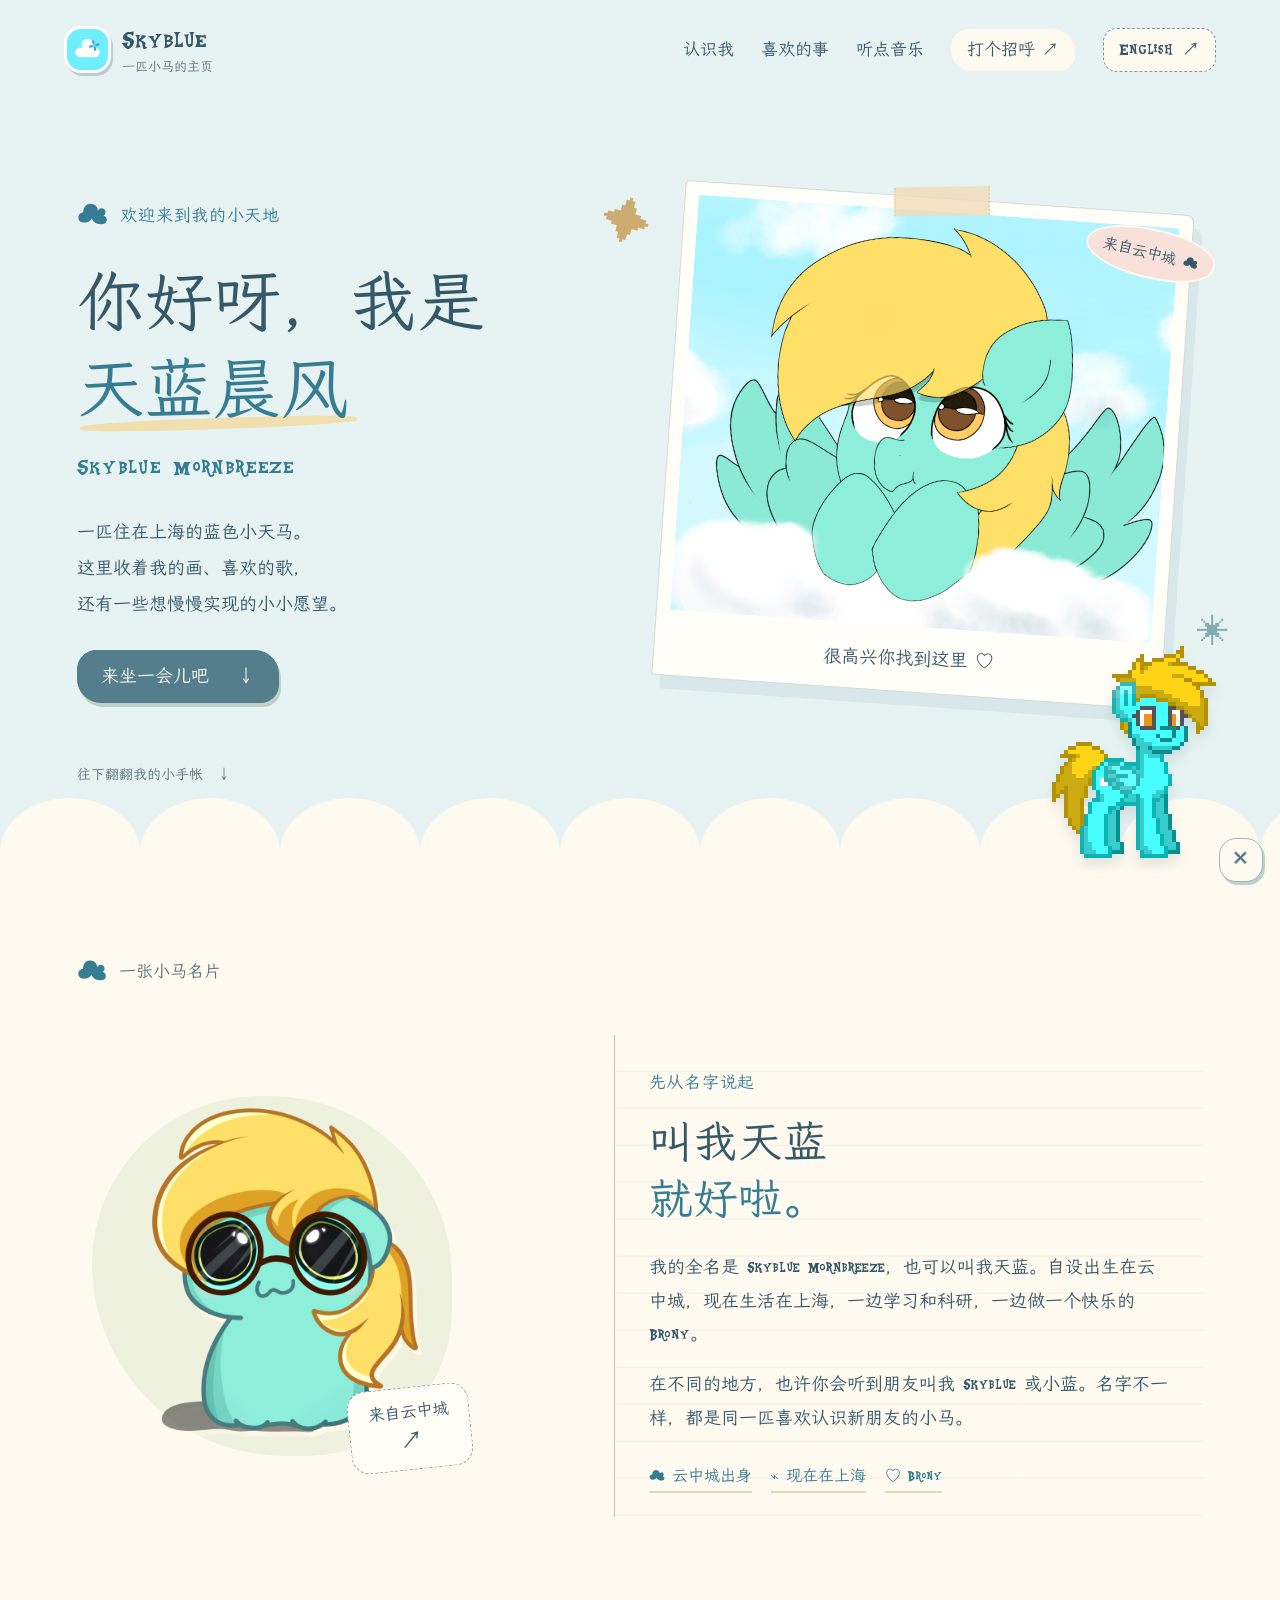
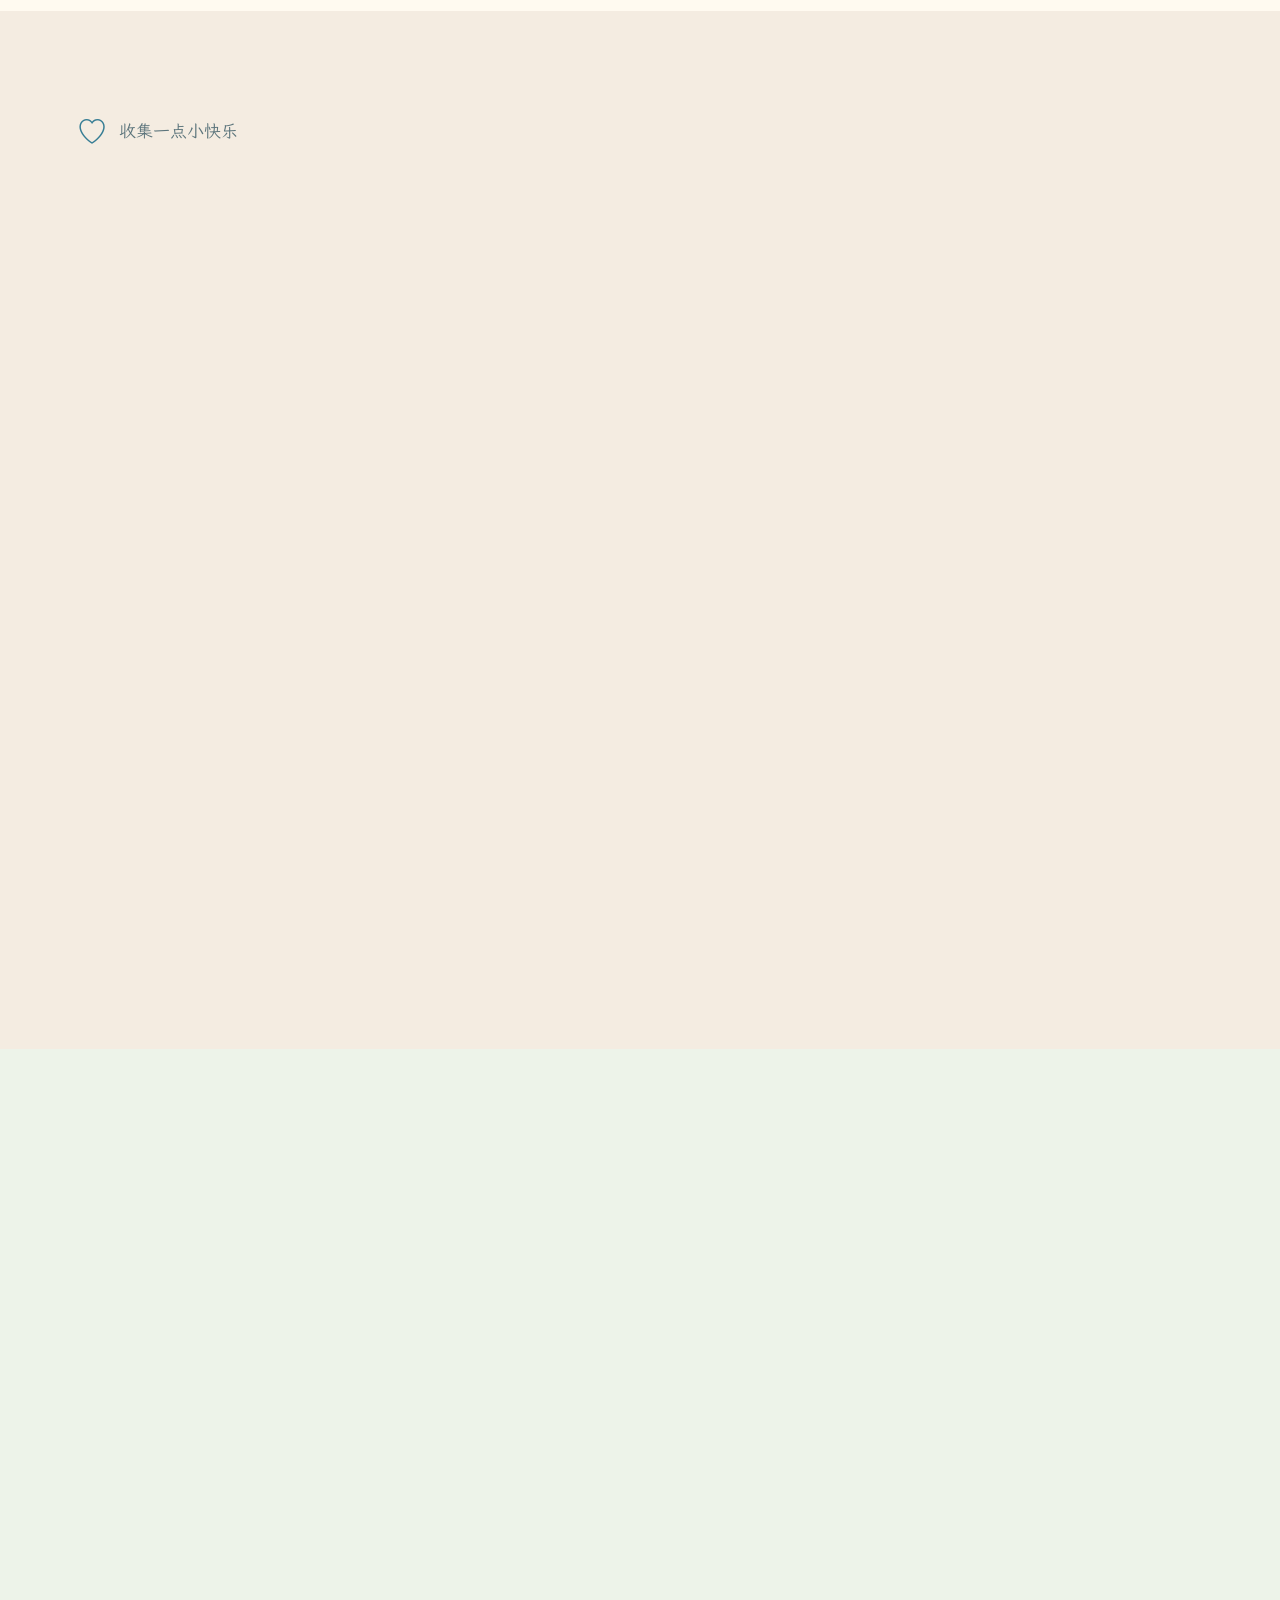
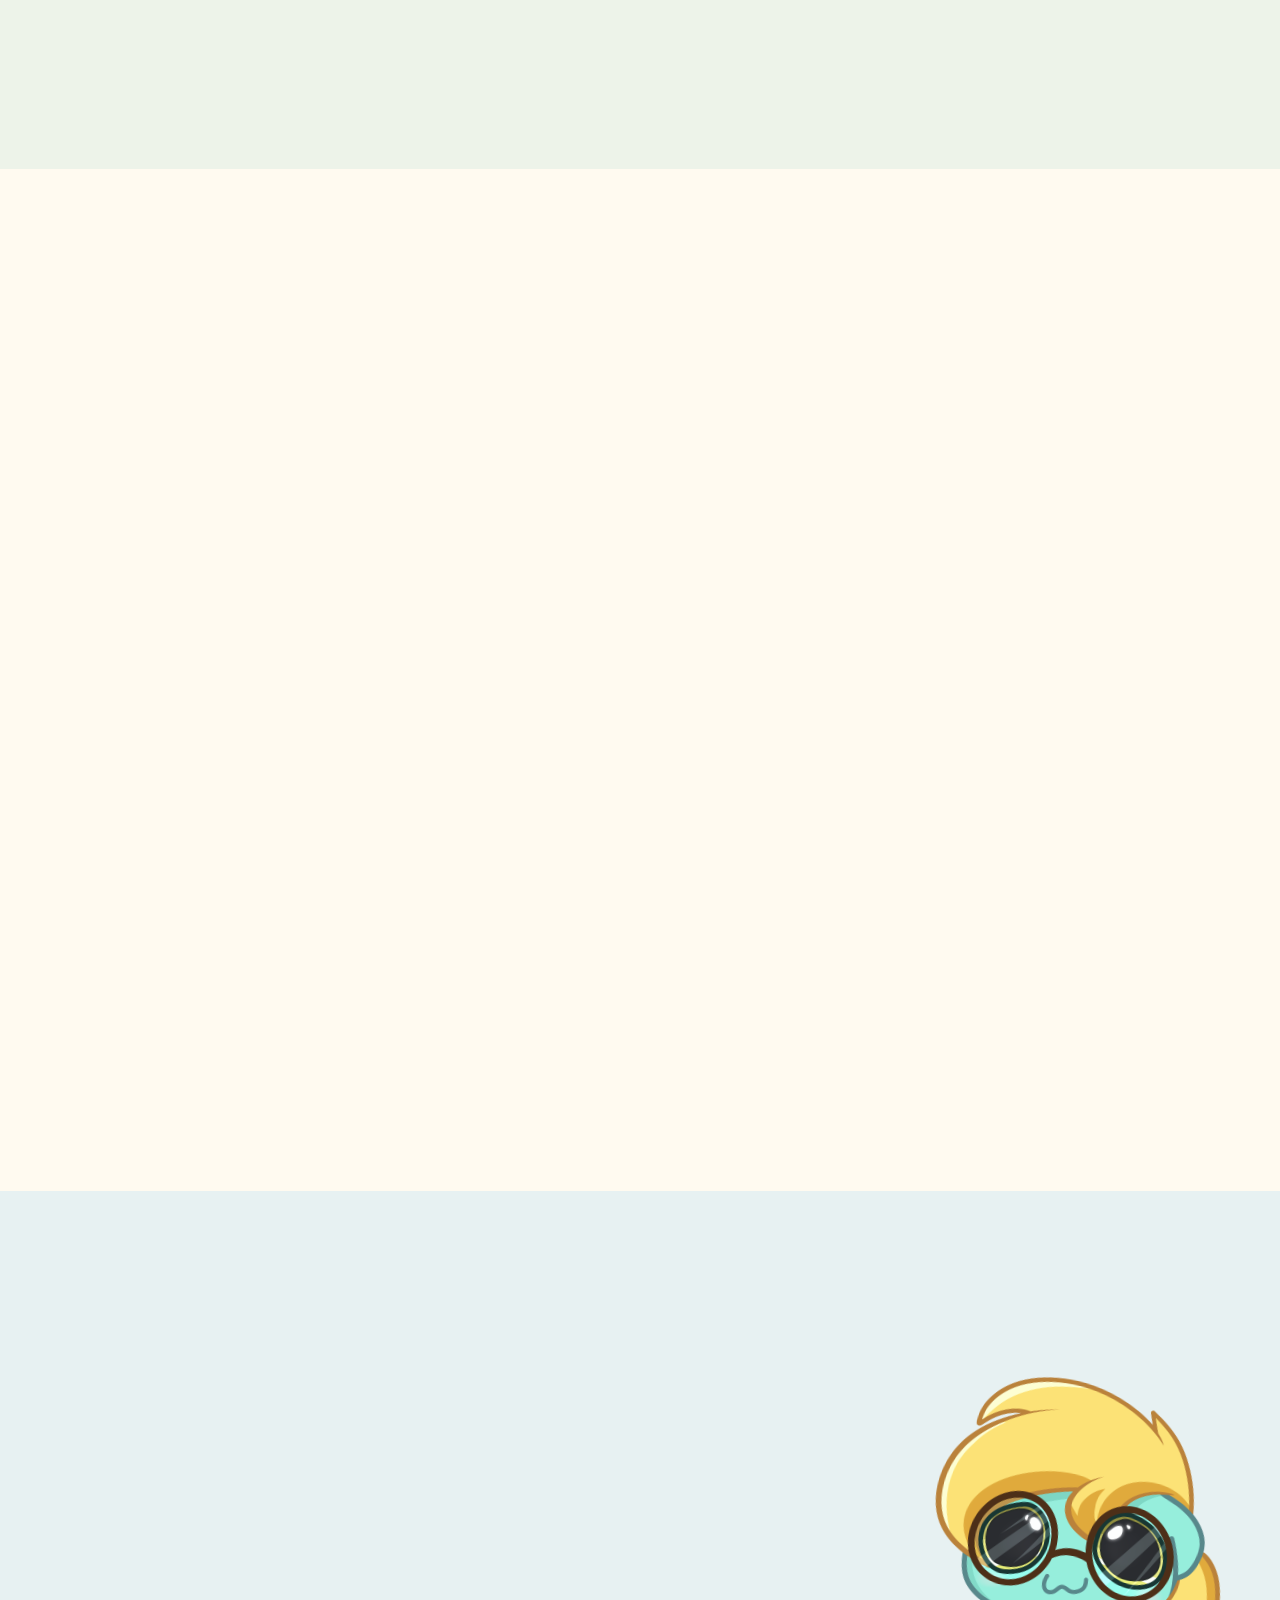
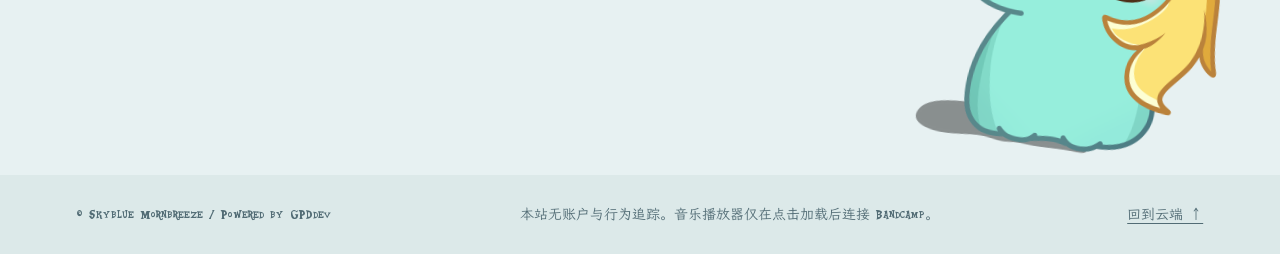
<file: index.html>
<!doctype html>
<html lang="zh-CN">
<head>
  <meta charset="utf-8">
  <meta name="viewport" content="width=device-width, initial-scale=1">
  <meta name="theme-color" content="#e7f3f3">
  <meta name="description" content="认识天蓝晨风 Skyblue Mornbreeze：一匹来自云中城、喜欢创作与探索的蓝色小天马。">
  <meta name="referrer" content="strict-origin-when-cross-origin">
  <link rel="canonical" href="https://pony.hachile.org/">
  <link rel="alternate" hreflang="zh-CN" href="https://pony.hachile.org/">
  <link rel="alternate" hreflang="en" href="https://pony.hachile.org/en/">
  <link rel="icon" type="image/jpeg" href="/素材/cutie%20mark.jpg">
  <link rel="preload" href="/Equestria-4.otf" as="font" type="font/otf" crossorigin>
  <link rel="preload" href="/fonts/pony-wenkai.woff2" as="font" type="font/woff2" crossorigin>
  <link rel="stylesheet" href="/style.css?v=1.10.17">
  <title>天蓝晨风的小天地</title>
  <script defer src="/script.js?v=1.10.17"></script>
  <noscript><style>[data-reveal]{opacity:1;transform:none!important}</style></noscript>
</head>
<body>
  <a class="skip-link" href="#about">跳到正文</a>
  <div class="sky-glow" aria-hidden="true"></div>

  <header class="site-header">
    <a class="brand" href="#top" aria-label="返回顶部"><img src="/素材/cutie%20mark.jpg" alt=""><span>Skyblue <small>一匹小马的主页</small></span></a>
    <nav aria-label="页面导航"><a href="#about">认识我</a><a href="#interests">喜欢的事</a><a href="#music">听点音乐</a><a class="nav-contact" href="#contact">打个招呼 <span aria-hidden="true">↗</span></a></nav>
    <a class="language-switch" href="/en/" lang="en" hreflang="en" aria-label="Switch to English">English <span aria-hidden="true">↗</span></a>
  </header>

  <main id="top">
    <section class="hero scene" aria-labelledby="hero-title">
      <div class="hero-spark hero-spark-one" aria-hidden="true">✦</div><div class="hero-spark hero-spark-two" aria-hidden="true">✳</div>
      <div class="hero-copy" data-reveal>
        <p class="eyebrow"><span aria-hidden="true">☁</span> 欢迎来到我的小天地</p>
        <h1 id="hero-title">你好呀，我是<br><em>天蓝晨风</em></h1>
        <p class="hero-en">Skyblue Mornbreeze</p>
        <p class="hero-lead">一匹住在上海的蓝色小天马。<br>这里收着我的画、喜欢的歌，<br>还有一些想慢慢实现的小小愿望。</p>
        <a class="pill-button" href="#about">来坐一会儿吧 <span aria-hidden="true">↓</span></a>
      </div>
      <div class="hero-art" data-reveal style="--delay: .16s">
        <div class="hero-art-halo" aria-hidden="true"></div>
        <img class="hero-pony" src="/素材/4.png" alt="天蓝晨风的蓝色飞马形象，站在云朵与蓝天下">
        <span class="art-sticker sticker-top">来自云中城 ☁</span>
        <span class="art-sticker sticker-bottom">很高兴你找到这里 ♡</span>
      </div>
      <a class="scroll-cue" href="#about">往下翻翻我的小手帐 <span aria-hidden="true">↓</span></a>
    </section>

    <section class="intro scene" id="about" aria-labelledby="about-title">
      <div class="section-index" data-reveal><span aria-hidden="true">☁</span> 一张小马名片</div>
      <div class="intro-layout">
        <div class="intro-visual" data-reveal>
          <div class="intro-frame"><img src="/素材/2.png" loading="lazy" alt="天蓝晨风的可爱 Q 版形象"></div>
          <div class="orbit-note" aria-hidden="true">来自云中城<br><strong>↗</strong></div>
        </div>
        <div class="intro-copy" data-reveal style="--delay: .12s">
          <p class="kicker">先从名字说起</p>
          <h2 id="about-title">叫我天蓝<br><em>就好啦。</em></h2>
          <p>我的全名是 Skyblue Mornbreeze，也可以叫我天蓝。自设出生在云中城，现在生活在上海，一边学习和科研，一边做一个快乐的 Brony。</p>
          <p>在不同的地方，也许你会听到朋友叫我 Skyblue 或小蓝。名字不一样，都是同一匹喜欢认识新朋友的小马。</p>
          <div class="fact-row"><span>☁ 云中城出身</span><span>⌁ 现在在上海</span><span>♡ Brony</span></div>
        </div>
      </div>
    </section>

    <section class="interests scene" id="interests" aria-labelledby="interests-title">
      <div class="section-index" data-reveal><span aria-hidden="true">♡</span> 收集一点小快乐</div>
      <div class="section-heading" data-reveal><p class="kicker">最近和一直喜欢的事</p><h2 id="interests-title">把喜欢的事情，<br><em>一件件留在这里。</em></h2></div>
      <div class="interest-grid">
        <article class="interest-card card-travel" data-reveal><span class="card-no">一起出发</span><img src="/素材/1.png" loading="lazy" alt="天蓝晨风展开翅膀的插画"><div class="card-copy"><h3>带着天琴心弦去旅行</h3><p>喜欢带着布偶到处走走、拍拍照片。每一段旅途都能留下新的故事。</p></div></article>
        <article class="interest-card card-create" data-reveal style="--delay: .1s"><span class="card-no">慢慢练习</span><img src="/素材/5.jpg" loading="lazy" alt="粉色背景中的天蓝晨风插画"><div class="card-copy"><h3>画画、写故事、做音乐</h3><p>还在学习，但总想把脑海中的小马世界画出来、写出来、唱出来。</p></div></article>
        <article class="interest-card card-dream" data-reveal style="--delay: .2s"><span class="card-no">一个大愿望</span><img src="/素材/3.png" loading="lazy" alt="天蓝晨风的飞马立绘"><div class="card-copy"><h3>造一匹真正的机器马</h3><p>希望有一天，能做出像 Sweetiebot 一样厉害的机器小马。</p></div></article>
      </div>
    </section>

    <section class="links scene" id="worlds" aria-labelledby="worlds-title">
      <div class="section-index" data-reveal><span aria-hidden="true">⌖</span> 还可以去这些地方</div>
      <div class="links-layout">
        <div class="links-copy" data-reveal><p class="kicker">给你留了几扇门</p><h2 id="worlds-title">再逛一会儿？<br><em>跟我来。</em></h2><p>我的地图、画廊，还有小马朋友们。挑一个喜欢的地方看看吧。</p><div class="cutie-mark"><img src="/素材/cutie%20mark.jpg" loading="lazy" alt="天蓝晨风的云朵可爱标记"></div></div>
        <div class="link-list" data-reveal style="--delay: .12s">
          <a href="https://sky.hachile.org/" target="_blank" rel="noopener noreferrer"><span class="link-icon">⌖</span><span><strong>我的小马国地图</strong><small>在地图上探索我的不同身份</small></span><span aria-hidden="true">↗</span></a>
          <a href="https://gallery.hachile.org/" target="_blank" rel="noopener noreferrer"><span class="link-icon">✎</span><span><strong>画廊与旅途</strong><small>看看我的画和喜欢的照片</small></span><span aria-hidden="true">↗</span></a>
          <a href="https://ponylonia.hachile.org/" target="_blank" rel="noopener noreferrer"><span class="link-icon">✧</span><span><strong>Ponylonia</strong><small>关于机器马的一个大梦想</small></span><span aria-hidden="true">↗</span></a>
          <a href="https://groups.hachile.org/" target="_blank" rel="noopener noreferrer"><span class="link-icon">♡</span><span><strong>找到其他小马</strong><small>小马社群与同好们</small></span><span aria-hidden="true">↗</span></a>
        </div>
      </div>
    </section>

    <section class="music scene" id="music" aria-labelledby="music-title">
      <div class="section-index" data-reveal><span aria-hidden="true">♫</span> 分你一只耳机</div>
      <div class="music-header" data-reveal><div><p class="kicker">我的小小歌单</p><h2 id="music-title">要不要一起<br><em>听首歌？</em></h2></div><p>五首我喜欢的小马音乐。选一首，加载播放器，再按下播放键就好。</p></div>
      <div class="music-layout" data-reveal>
        <div class="track-list" role="group" aria-label="选择歌曲">
          <button type="button" class="track is-selected" data-track="0" aria-pressed="true"><span class="track-number">01</span><span class="track-name"><strong>Equestria's Finest</strong><small>Neighsayer</small></span><span class="track-play" aria-hidden="true">▶</span></button>
          <button type="button" class="track" data-track="1" aria-pressed="false"><span class="track-number">02</span><span class="track-name"><strong>Walking With Shadows</strong><small>Turquoise Splash / FritzyBeat / 4everfreebrony</small></span><span class="track-play" aria-hidden="true">▶</span></button>
          <button type="button" class="track" data-track="2" aria-pressed="false"><span class="track-number">03</span><span class="track-name"><strong>Where We Belong</strong><small>Turquoise Splash / John Kenza</small></span><span class="track-play" aria-hidden="true">▶</span></button>
          <button type="button" class="track" data-track="3" aria-pressed="false"><span class="track-number">04</span><span class="track-name"><strong>Loyalty (Aviators Remix)</strong><small>AcousticBrony / MandoPony / Aviators</small></span><span class="track-play" aria-hidden="true">▶</span></button>
          <button type="button" class="track" data-track="4" aria-pressed="false"><span class="track-number">05</span><span class="track-name"><strong>A Summer in the Stars</strong><small>Forest Rain</small></span><span class="track-play" aria-hidden="true">▶</span></button>
        </div>
        <div class="player-card"><div class="player-art" aria-hidden="true"><span>♫</span><i>✦</i><i>✶</i></div><div class="player-info"><p class="player-label">现在想听 <span aria-hidden="true">↗</span></p><h3 id="current-title">Equestria's Finest</h3><p id="current-artist">Neighsayer</p></div><div id="embed-slot" class="embed-slot"><button id="load-player" class="load-player" type="button">加载官方播放器 <span aria-hidden="true">▶</span></button></div><a id="official-link" href="https://neighsayer.bandcamp.com/track/equestrias-finest-2" target="_blank" rel="noopener noreferrer">在 Bandcamp 打开原曲 <span aria-hidden="true">↗</span></a><p class="music-note">点击加载才会连接 Bandcamp。歌曲由音乐人或发行方提供，本站不托管音频；播放受其平台规则与浏览器设置影响。</p></div>
      </div>
    </section>

    <section class="contact scene" id="contact" aria-labelledby="contact-title">
      <div class="contact-inner" data-reveal><p class="kicker">留一封来自云端的信</p><h2 id="contact-title">下次也来<br><em>找我玩呀。</em></h2><p>如果你也是 Brony，或者只是想聊聊画画、音乐与天马行空的点子，欢迎来找我。</p><div class="contact-actions"><a class="pill-button" href="https://sky.hachile.org/" target="_blank" rel="noopener noreferrer">去我的小马国 <span aria-hidden="true">↗</span></a><a class="text-link" href="https://home.hachile.org/" target="_blank" rel="noopener noreferrer">了解人类世界的我 ↗</a></div></div>
      <img class="contact-cloud" src="/素材/2.png" loading="lazy" alt="" aria-hidden="true">
    </section>
  </main>

  <footer class="site-footer"><span>© Skyblue Mornbreeze / Powered by GPDdev</span><span>本站无账户与行为追踪。音乐播放器仅在点击加载后连接 Bandcamp。</span><a href="#top">回到云端 ↑</a></footer>

  <div id="desktop-pony" class="desktop-pony" aria-label="可拖动的桌面小马"><button id="pony-character" class="pony-character" type="button" aria-label="小马天蓝，可拖动；点击打招呼，方向键可移动"><img id="pony-sprite" src="/gif/pony-town-Skyblue%20new2-stand-blinking-padded-4x.gif" alt="" draggable="false"></button><span class="pony-tooltip" aria-hidden="true">拖动我四处走走 ✦</span></div>
  <button id="pony-toggle" class="pony-toggle" type="button" aria-label="收起桌面小马" aria-pressed="true">✕</button>
</body>
</html>
</file>
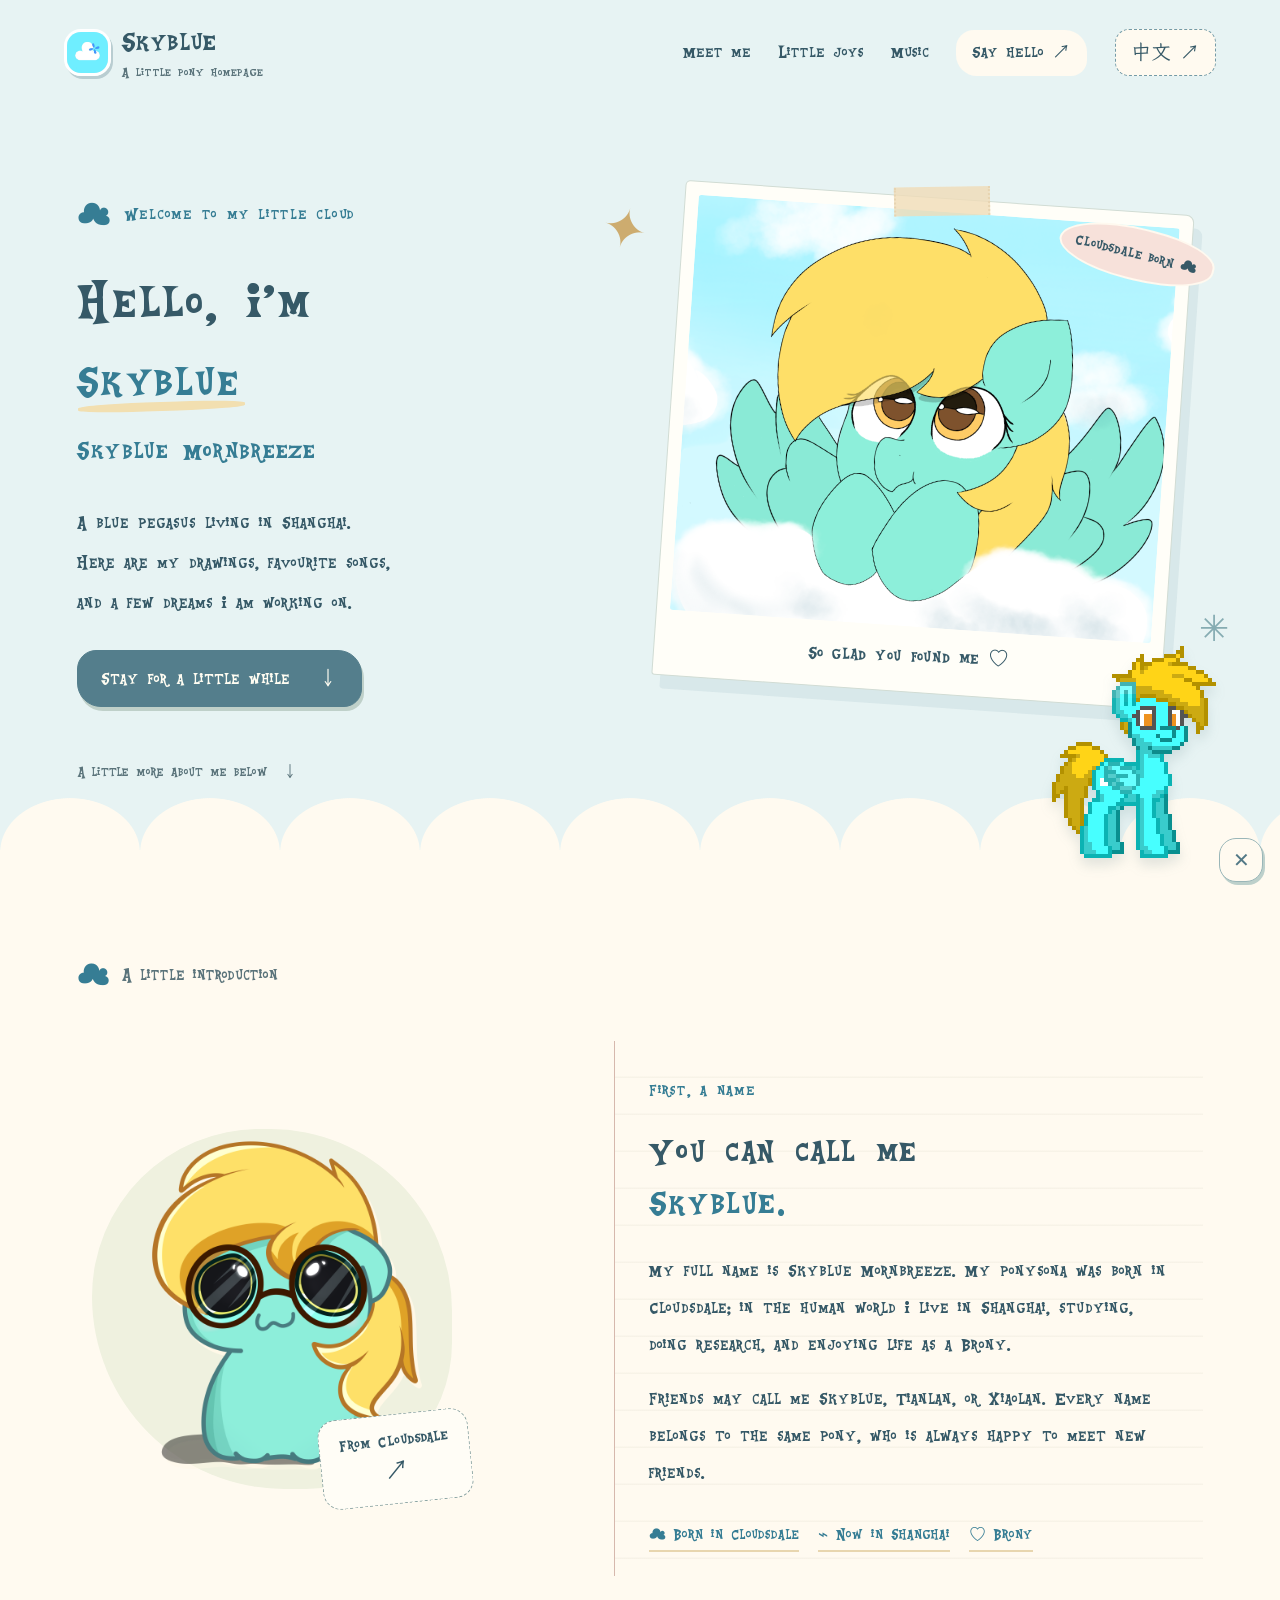
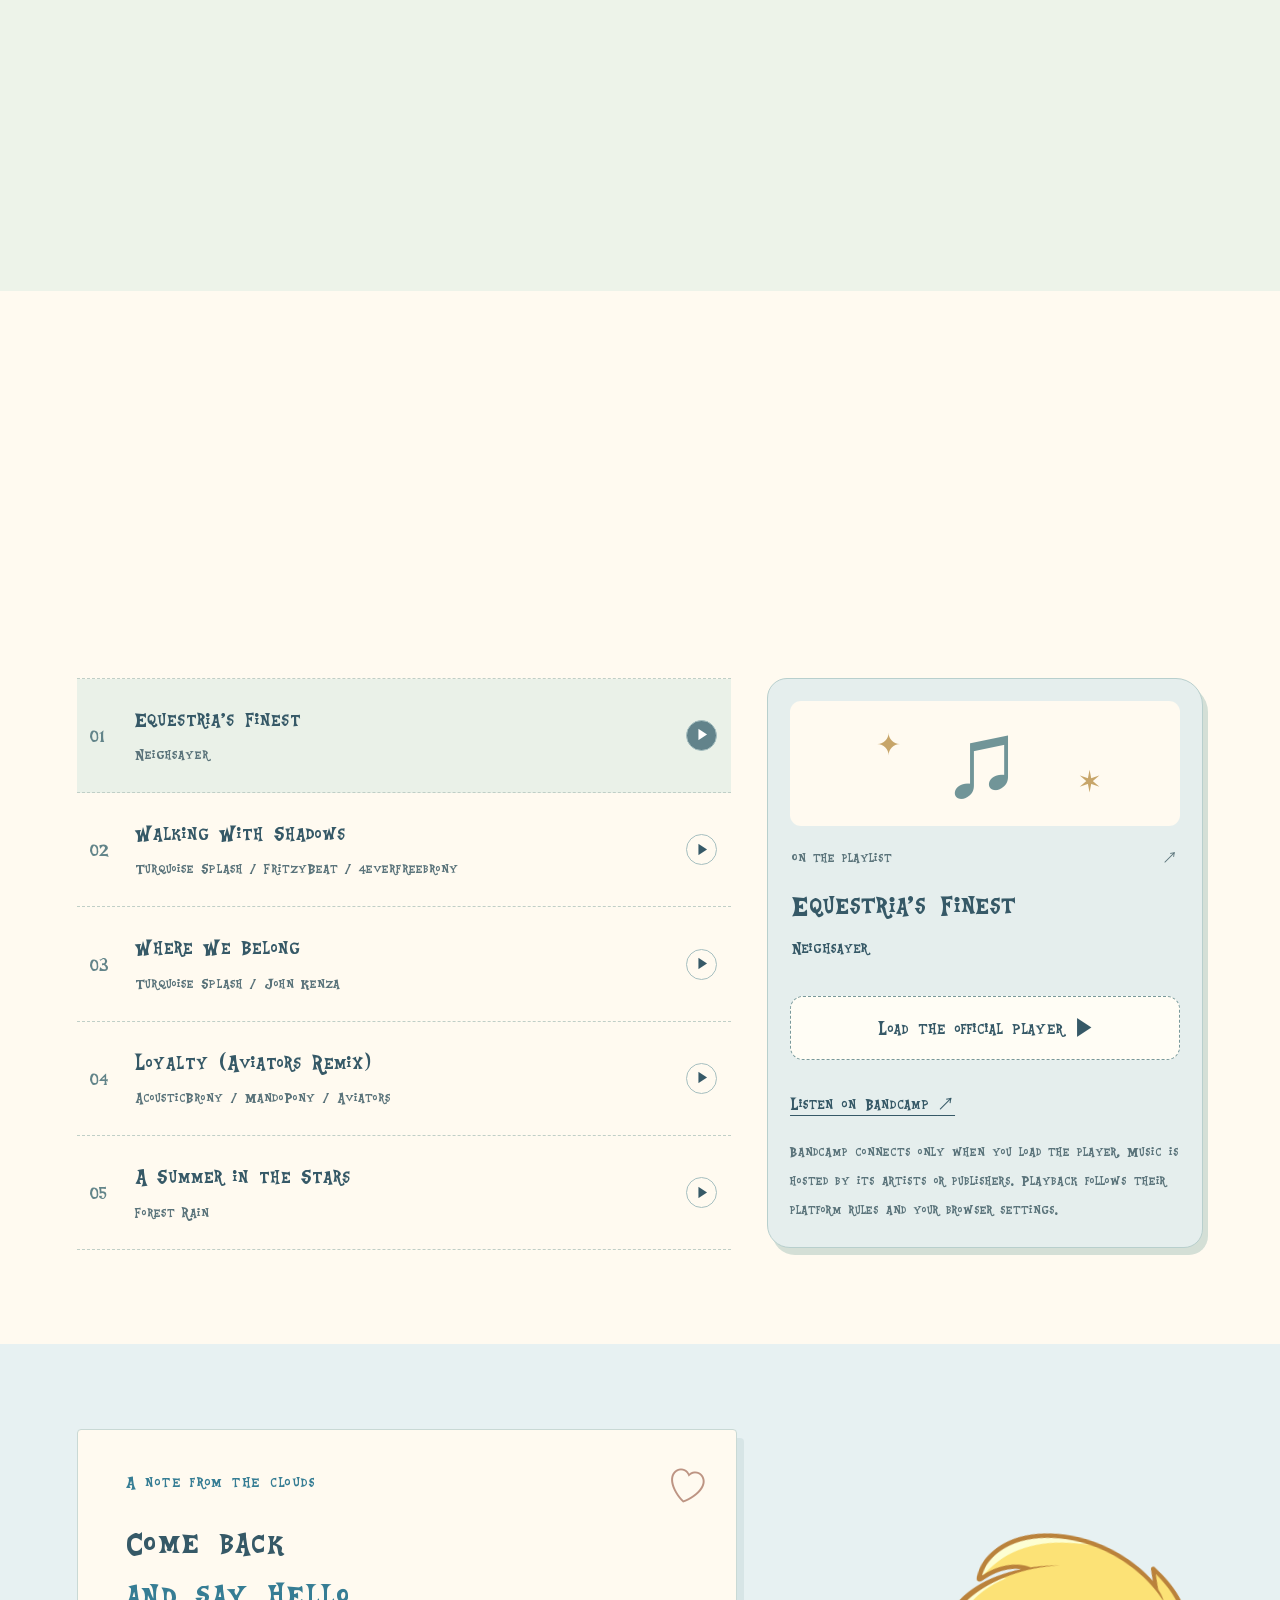
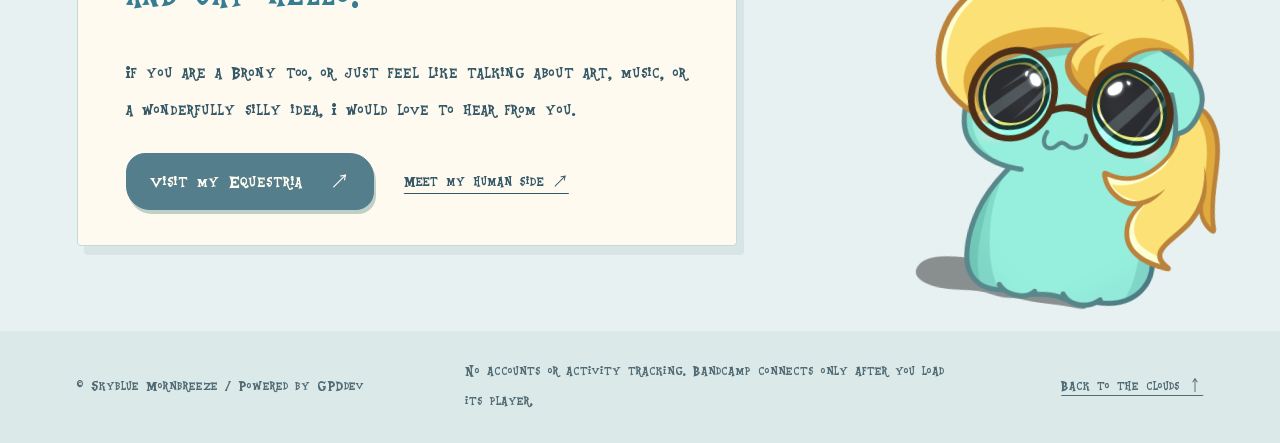
<file: en/index.html>
<!doctype html>
<html lang="en">
<head>
  <meta charset="utf-8">
  <meta name="viewport" content="width=device-width, initial-scale=1">
  <meta name="theme-color" content="#e7f3f3">
  <meta name="description" content="Meet Skyblue Mornbreeze, a blue pegasus from Cloudsdale who loves creating, exploring, and making friends.">
  <meta name="referrer" content="strict-origin-when-cross-origin">
  <link rel="canonical" href="https://pony.hachile.org/en/">
  <link rel="alternate" hreflang="zh-CN" href="https://pony.hachile.org/">
  <link rel="alternate" hreflang="en" href="https://pony.hachile.org/en/">
  <link rel="icon" type="image/jpeg" href="/素材/cutie%20mark.jpg">
  <link rel="preload" href="/Equestria-4.otf" as="font" type="font/otf" crossorigin>
  <link rel="preload" href="/fonts/pony-wenkai.woff2" as="font" type="font/woff2" crossorigin>
  <link rel="stylesheet" href="/style.css?v=1.10.17">
  <title>Skyblue's little cloud</title>
  <script defer src="/script.js?v=1.10.17"></script>
  <noscript><style>[data-reveal]{opacity:1;transform:none!important}</style></noscript>
</head>
<body>
  <a class="skip-link" href="#about">Skip to content</a>
  <div class="sky-glow" aria-hidden="true"></div>

  <header class="site-header">
    <a class="brand" href="#top" aria-label="Back to top"><img src="/素材/cutie%20mark.jpg" alt=""><span>Skyblue <small>A little pony homepage</small></span></a>
    <nav aria-label="Page navigation"><a href="#about">Meet me</a><a href="#interests">Little joys</a><a href="#music">Music</a><a class="nav-contact" href="#contact">Say hello <span aria-hidden="true">↗</span></a></nav>
    <a class="language-switch" href="/" lang="zh-CN" hreflang="zh-CN" aria-label="切换到中文版">中文 <span aria-hidden="true">↗</span></a>
  </header>

  <main id="top">
    <section class="hero scene" aria-labelledby="hero-title">
      <div class="hero-spark hero-spark-one" aria-hidden="true">✦</div><div class="hero-spark hero-spark-two" aria-hidden="true">✳</div>
      <div class="hero-copy" data-reveal>
        <p class="eyebrow"><span aria-hidden="true">☁</span> Welcome to my little cloud</p>
        <h1 id="hero-title">Hello, I'm<br><em>Skyblue</em></h1>
        <p class="hero-en">Skyblue Mornbreeze</p>
        <p class="hero-lead">A blue pegasus living in Shanghai.<br>Here are my drawings, favourite songs,<br>and a few dreams I am working on.</p>
        <a class="pill-button" href="#about">Stay for a little while <span aria-hidden="true">↓</span></a>
      </div>
      <div class="hero-art" data-reveal style="--delay: .16s">
        <div class="hero-art-halo" aria-hidden="true"></div>
        <img class="hero-pony" src="/素材/4.png" alt="Skyblue, a blue pegasus surrounded by clouds and blue sky">
        <span class="art-sticker sticker-top">Cloudsdale born ☁</span>
        <span class="art-sticker sticker-bottom">So glad you found me ♡</span>
      </div>
      <a class="scroll-cue" href="#about">A little more about me below <span aria-hidden="true">↓</span></a>
    </section>

    <section class="intro scene" id="about" aria-labelledby="about-title">
      <div class="section-index" data-reveal><span aria-hidden="true">☁</span> A little introduction</div>
      <div class="intro-layout">
        <div class="intro-visual" data-reveal>
          <div class="intro-frame"><img src="/素材/2.png" loading="lazy" alt="A cute chibi illustration of Skyblue"></div>
          <div class="orbit-note" aria-hidden="true">From Cloudsdale<br><strong>↗</strong></div>
        </div>
        <div class="intro-copy" data-reveal style="--delay: .12s">
          <p class="kicker">First, a name</p>
          <h2 id="about-title">You can call me<br><em>Skyblue.</em></h2>
          <p>My full name is Skyblue Mornbreeze. My ponysona was born in Cloudsdale; in the human world I live in Shanghai, studying, doing research, and enjoying life as a Brony.</p>
          <p>Friends may call me Skyblue, Tianlan, or Xiaolan. Every name belongs to the same pony, who is always happy to meet new friends.</p>
          <div class="fact-row"><span>☁ Born in Cloudsdale</span><span>⌁ Now in Shanghai</span><span>♡ Brony</span></div>
        </div>
      </div>
    </section>

    <section class="interests scene" id="interests" aria-labelledby="interests-title">
      <div class="section-index" data-reveal><span aria-hidden="true">♡</span> Collecting little joys</div>
      <div class="section-heading" data-reveal><p class="kicker">Things close to my heart</p><h2 id="interests-title">A few things<br><em>that make me happy.</em></h2></div>
      <div class="interest-grid">
        <article class="interest-card card-travel" data-reveal><span class="card-no">Off we go</span><img src="/素材/1.png" loading="lazy" alt="Skyblue spreading their wings"><div class="card-copy"><h3>Travelling with Lyra</h3><p>I love taking my Lyra Heartstrings plush on trips and taking photos together. There is always another little story to bring home.</p></div></article>
        <article class="interest-card card-create" data-reveal style="--delay: .1s"><span class="card-no">Little by little</span><img src="/素材/5.jpg" loading="lazy" alt="Skyblue on a pink background"><div class="card-copy"><h3>Drawing, stories &amp; music</h3><p>I am still learning to draw, write, and make music. There are so many pony ideas in my head that I want to share.</p></div></article>
        <article class="interest-card card-dream" data-reveal style="--delay: .2s"><span class="card-no">One big wish</span><img src="/素材/3.png" loading="lazy" alt="A full-body portrait of Skyblue"><div class="card-copy"><h3>A robot pony of my own</h3><p>Someday I hope to build a robot pony as wonderful as Sweetiebot.</p></div></article>
      </div>
    </section>

    <section class="links scene" id="worlds" aria-labelledby="worlds-title">
      <div class="section-index" data-reveal><span aria-hidden="true">⌖</span> More places to visit</div>
      <div class="links-layout">
        <div class="links-copy" data-reveal><p class="kicker">A few doors left open</p><h2 id="worlds-title">A little wander?<br><em>Come along.</em></h2><p>My map, my gallery, and my pony friends. Pick somewhere you would like to visit.</p><div class="cutie-mark"><img src="/素材/cutie%20mark.jpg" loading="lazy" alt="Skyblue's cloud cutie mark"></div></div>
        <div class="link-list" data-reveal style="--delay: .12s">
          <a href="https://sky.hachile.org/en/" target="_blank" rel="noopener noreferrer"><span class="link-icon">⌖</span><span><strong>My map of Equestria</strong><small>Get to know me, one city at a time</small></span><span aria-hidden="true">↗</span></a>
          <a href="https://gallery.hachile.org/" target="_blank" rel="noopener noreferrer"><span class="link-icon">✎</span><span><strong>My gallery &amp; travels</strong><small>Drawings and favourite photographs</small></span><span aria-hidden="true">↗</span></a>
          <a href="https://ponylonia.hachile.org/" target="_blank" rel="noopener noreferrer"><span class="link-icon">✧</span><span><strong>Ponylonia</strong><small>A big dream about robot ponies</small></span><span aria-hidden="true">↗</span></a>
          <a href="https://groups.hachile.org/" target="_blank" rel="noopener noreferrer"><span class="link-icon">♡</span><span><strong>Meet other ponies</strong><small>Pony communities and friends</small></span><span aria-hidden="true">↗</span></a>
        </div>
      </div>
    </section>

    <section class="music scene" id="music" aria-labelledby="music-title">
      <div class="section-index" data-reveal><span aria-hidden="true">♫</span> An earphone for you</div>
      <div class="music-header" data-reveal><div><p class="kicker">My little playlist</p><h2 id="music-title">Shall we listen<br><em>to a song?</em></h2></div><p>Five pony songs I love. Choose one, load the player, and press play.</p></div>
      <div class="music-layout" data-reveal>
        <div class="track-list" role="group" aria-label="Choose a song">
          <button type="button" class="track is-selected" data-track="0" aria-pressed="true"><span class="track-number">01</span><span class="track-name"><strong>Equestria's Finest</strong><small>Neighsayer</small></span><span class="track-play" aria-hidden="true">▶</span></button>
          <button type="button" class="track" data-track="1" aria-pressed="false"><span class="track-number">02</span><span class="track-name"><strong>Walking With Shadows</strong><small>Turquoise Splash / FritzyBeat / 4everfreebrony</small></span><span class="track-play" aria-hidden="true">▶</span></button>
          <button type="button" class="track" data-track="2" aria-pressed="false"><span class="track-number">03</span><span class="track-name"><strong>Where We Belong</strong><small>Turquoise Splash / John Kenza</small></span><span class="track-play" aria-hidden="true">▶</span></button>
          <button type="button" class="track" data-track="3" aria-pressed="false"><span class="track-number">04</span><span class="track-name"><strong>Loyalty (Aviators Remix)</strong><small>AcousticBrony / MandoPony / Aviators</small></span><span class="track-play" aria-hidden="true">▶</span></button>
          <button type="button" class="track" data-track="4" aria-pressed="false"><span class="track-number">05</span><span class="track-name"><strong>A Summer in the Stars</strong><small>Forest Rain</small></span><span class="track-play" aria-hidden="true">▶</span></button>
        </div>
        <div class="player-card"><div class="player-art" aria-hidden="true"><span>♫</span><i>✦</i><i>✶</i></div><div class="player-info"><p class="player-label">On the playlist <span aria-hidden="true">↗</span></p><h3 id="current-title">Equestria's Finest</h3><p id="current-artist">Neighsayer</p></div><div id="embed-slot" class="embed-slot"><button id="load-player" class="load-player" type="button">Load the official player <span aria-hidden="true">▶</span></button></div><a id="official-link" href="https://neighsayer.bandcamp.com/track/equestrias-finest-2" target="_blank" rel="noopener noreferrer">Listen on Bandcamp <span aria-hidden="true">↗</span></a><p class="music-note">Bandcamp connects only when you load the player. Music is hosted by its artists or publishers. Playback follows their platform rules and your browser settings.</p></div>
      </div>
    </section>

    <section class="contact scene" id="contact" aria-labelledby="contact-title">
      <div class="contact-inner" data-reveal><p class="kicker">A note from the clouds</p><h2 id="contact-title">Come back<br><em>and say hello.</em></h2><p>If you are a Brony too, or just feel like talking about art, music, or a wonderfully silly idea, I would love to hear from you.</p><div class="contact-actions"><a class="pill-button" href="https://sky.hachile.org/en/" target="_blank" rel="noopener noreferrer">Visit my Equestria <span aria-hidden="true">↗</span></a><a class="text-link" href="https://home.hachile.org/en/" target="_blank" rel="noopener noreferrer">Meet my human side ↗</a></div></div>
      <img class="contact-cloud" src="/素材/2.png" loading="lazy" alt="" aria-hidden="true">
    </section>
  </main>

  <footer class="site-footer"><span>© Skyblue Mornbreeze / Powered by GPDdev</span><span>No accounts or activity tracking. Bandcamp connects only after you load its player.</span><a href="#top">Back to the clouds ↑</a></footer>

  <div id="desktop-pony" class="desktop-pony" aria-label="Draggable pony companion"><button id="pony-character" class="pony-character" type="button" aria-label="Skyblue the pony: drag, click to say hello, or use the arrow keys to move"><img id="pony-sprite" src="/gif/pony-town-Skyblue%20new2-stand-blinking-padded-4x.gif" alt="" draggable="false"></button><span class="pony-tooltip" aria-hidden="true">Drag me along ✦</span></div>
  <button id="pony-toggle" class="pony-toggle" type="button" aria-label="Hide pony companion" aria-pressed="true">✕</button>
</body>
</html>
</file>
<file: style.css>
@font-face{font-family:Equestria;src:url('/Equestria-4.otf') format('opentype');font-weight:400;font-style:normal;font-display:swap;unicode-range:U+0000-024F}
@font-face{font-family:'Pony WenKai';src:url('/fonts/pony-wenkai.woff2') format('woff2');font-weight:400;font-style:normal;font-display:swap}
:root{--ink:#365967;--blue:#367d94;--muted:#5b747b;--paper:#fffaf0;--sky:#e7f3f3;--line:#bdd0cb;--pink:#f7dfd7;--gold:#f4e2ad;--font:Equestria,'Pony WenKai',cursive}
*{box-sizing:border-box}html{scroll-behavior:smooth;scroll-padding-top:100px;font-size:18px;font-synthesis:none}body{margin:0;background:var(--paper);color:var(--ink);font-family:var(--font);font-weight:400;line-height:1.85}html[lang=en]{font-size:20px;line-height:1.7}h1,h2,h3,h4,p{margin-top:0}h1,h2,h3,strong,b{font-weight:400}em,i{font-style:normal}a{color:inherit;text-decoration:none}button,input,select,textarea{font:inherit}button,a{-webkit-tap-highlight-color:transparent}button{color:inherit}img{display:block;max-width:100%}::selection{background:#f5d3b6;color:#314f59}:focus-visible{outline:3px solid #a56336;outline-offset:5px}button,a{touch-action:manipulation}.skip-link{position:fixed;z-index:100;left:1rem;top:-5rem;padding:.5rem 1rem;background:white;border-radius:12px}.skip-link:focus{top:1rem}.sky-glow{display:none}
.site-header{position:absolute;z-index:30;inset:0 0 auto;max-width:1480px;margin:auto;display:flex;align-items:center;gap:28px;padding:25px 5vw}.brand{display:flex;align-items:center;gap:11px;font-size:1.55rem;line-height:1.1}.brand img{width:47px;height:47px;border:3px solid #fff;border-radius:17px;box-shadow:2px 3px 0 #b9cdd1}.brand small{display:block;margin-top:5px;font-size:.7rem;color:var(--muted)}.site-header nav{display:flex;align-items:center;gap:27px;margin-left:auto;font-size:.94rem}.site-header nav a{border-bottom:1px solid transparent;transition:border-color .2s,color .2s}.site-header nav a:hover{border-color:var(--blue);color:var(--blue)}.nav-contact{background:#fffaf0;padding:5px 16px;border-radius:18px 22px 16px 21px}.language-switch{display:flex;align-items:center;gap:9px;min-height:44px;padding:4px 15px;border:1px dashed #749ba7;border-radius:14px;background:#fffaf0;font-size:1rem;white-space:nowrap}.language-switch:hover{background:#f8e9cb}
.scene{position:relative;padding:94px max(6vw,calc((100vw - 1200px)/2));overflow:hidden}.section-index{display:flex;align-items:center;gap:12px;margin-bottom:36px;font-size:.95rem;color:var(--muted)}.section-index span{color:var(--blue);font-size:1.65rem}.kicker,.eyebrow{color:var(--blue);font-size:.94rem;margin-bottom:17px;letter-spacing:.04em}.eyebrow{display:flex;align-items:center;gap:12px}.eyebrow>span{font-size:1.7rem}h1,h2{line-height:1.3;letter-spacing:.015em;text-wrap:balance}h2{font-size:clamp(2rem,3.4vw,3rem)}h1 em,h2 em{color:var(--blue)}.pill-button{display:inline-flex;align-items:center;gap:28px;min-height:48px;padding:9px 23px;background:#547e8c;color:#fffdf2;border:1px solid #547e8c;border-radius:19px 24px 18px 24px;box-shadow:2px 4px 0 #bfd0c9;transition:transform .2s,background .2s}.pill-button:hover{transform:translateY(-3px) rotate(-1deg);background:#416e80}.pill-button:active{transform:translateY(1px)}
.hero{min-height:780px;min-height:min(850px,100svh);display:grid;grid-template-columns:1fr 1fr;gap:5%;align-items:center;padding-top:155px;padding-bottom:115px;background:var(--sky);isolation:isolate}.hero:after{content:"";position:absolute;z-index:-1;bottom:-2px;left:0;width:100%;height:54px;background:radial-gradient(ellipse at 50% 100%,var(--paper) 70%,transparent 71%) 0 0/140px 100% repeat-x}.hero-copy{position:relative;z-index:2}.hero h1{font-size:clamp(3rem,5.2vw,4.7rem);margin:17px 0 8px}.hero h1 em{display:inline-block;position:relative}.hero h1 em:after{content:"";position:absolute;z-index:-1;left:1%;right:-3%;bottom:5%;height:13%;background:#f2dfb0;transform:rotate(-2deg);border-radius:40%}.hero-en{font-size:1.45rem;letter-spacing:.025em;margin:0 0 24px;color:var(--blue)}.hero-lead{font-size:1rem;line-height:2;max-width:32em;margin-bottom:28px}.hero-art{position:relative;z-index:1;width:100%;max-width:510px;padding:13px 13px 65px;background:#fffef8;border:1px solid #d1dcd4;border-radius:5px 8px 6px 3px;box-shadow:9px 13px 0 #acc9cf45;--tilt:4deg}.hero-art:before,.interest-card:before{content:"";position:absolute;z-index:2;width:92px;height:29px;left:calc(50% - 46px);top:-12px;background:#f1ddb8cc;border-left:2px dotted #e7d4b1;border-right:2px dotted #e7d4b1;transform:rotate(-5deg)}.hero-art-halo{display:none}.hero-pony{width:100%;aspect-ratio:1.16;object-fit:cover;border-radius:3px}.art-sticker{position:absolute;font-size:.85rem;white-space:nowrap}.sticker-top{right:-25px;top:15px;background:#f7e1da;padding:9px 15px;border-radius:55% 45% 51% 49%;transform:rotate(10deg);border:2px solid #fff9ef}.sticker-bottom{bottom:16px;left:0;width:100%;text-align:center;transform:rotate(-2deg);font-size:1.02rem}.hero-spark{position:absolute;font-size:2.7rem;color:#cdac6f;pointer-events:none}.hero-spark-one{top:21%;left:47%;transform:rotate(15deg)}.hero-spark-two{bottom:22%;right:4%;color:#86acb2;font-size:1.8rem}.scroll-cue{position:absolute;left:max(6vw,calc((100vw - 1200px)/2));bottom:62px;display:flex;gap:14px;font-size:.8rem;color:var(--muted)}.scroll-cue span{animation:bob 3s ease-in-out infinite}@keyframes bob{50%{transform:translateY(5px)}}
.intro{background:var(--paper)}.intro-layout{display:grid;grid-template-columns:.85fr 1.15fr;align-items:center;gap:9%}.intro-visual{position:relative;max-width:390px;padding:15px}.intro-frame{position:relative;background:#eff1df;border-radius:47% 51% 41% 54%;aspect-ratio:1;isolation:isolate}.intro-frame img{height:100%;width:100%;object-fit:contain;filter:drop-shadow(4px 5px 0 #fff8e7)}.orbit-note{position:absolute;right:-1%;bottom:0;background:#fffdf6;padding:13px 20px;border:1px dashed #8ba4a3;border-radius:18px;transform:rotate(-6deg);font-size:.9rem;text-align:center;line-height:1.4}.orbit-note strong{display:block;font-size:1.3rem}.intro-copy{padding:32px 34px 24px;background:repeating-linear-gradient(transparent 0 35px,#e6e2d44d 36px 37px);border-left:1px solid #d6b8ad}.intro-copy h2{margin-bottom:23px}.intro-copy p:not(.kicker){font-size:1rem;max-width:38em;margin-bottom:17px}.fact-row{display:flex;flex-wrap:wrap;gap:9px 19px;margin-top:27px;color:var(--blue);font-size:.87rem}.fact-row span{border-bottom:2px solid #e8d6af}
.interests{background:#f4ece1}.interests .section-heading{margin-bottom:46px}.interest-grid{display:grid;grid-template-columns:1.05fr 1fr;gap:30px 42px;align-items:start}.interest-card{position:relative;background:#fffdf6;padding:12px;border-radius:4px 8px 5px 3px;border:1px solid #ded5c7;box-shadow:5px 7px 0 #dfd5c654;--tilt:-2deg;transition:transform .3s}.interest-card .card-copy{padding:18px 12px 12px}.interest-card h3{font-size:1.35rem;line-height:1.5;margin-bottom:10px}.interest-card p{font-size:.93rem;line-height:1.85;margin:0;color:var(--muted)}.interest-card img{width:100%;object-fit:cover;border-radius:3px}.card-travel{grid-row:span 2;margin-top:12px}.card-travel img{height:360px;object-position:center 58%;background:#eef4e7}.card-create,.card-dream{display:grid;grid-template-columns:.85fr 1fr;align-items:center;gap:10px;--tilt:2deg}.card-create img,.card-dream img{height:235px}.card-dream{--tilt:-1deg}.card-dream img{object-fit:contain;background:#e9f2ee}.card-no{position:absolute;top:24px;left:22px;background:#fff9e9ec;padding:1px 10px;border-radius:3px;font-size:.78rem;color:#557b83}.card-create .card-no,.card-dream .card-no{top:auto;bottom:21px;left:20px}.interest-card:hover{transform:translateY(-5px) rotate(0)}
.links{background:#edf3e9}.links-layout{display:grid;grid-template-columns:.9fr 1.1fr;align-items:center;gap:9%}.links-copy>p:not(.kicker){max-width:25em}.cutie-mark{width:82px;height:82px;border:7px solid #fffaf0;border-radius:17px;overflow:hidden;transform:rotate(-8deg);margin-top:27px;box-shadow:3px 4px 0 #cad8cb}.link-list{background:#fffcf3;border:1px solid #d6dccb;border-radius:7px;padding:9px 24px;box-shadow:7px 7px 0 #d3decf66;transform:rotate(1deg)}.link-list a{display:grid;grid-template-columns:38px 1fr 18px;align-items:center;gap:15px;padding:22px 0;border-bottom:1px dashed #c4d2be;transition:color .2s,transform .2s}.link-list a:last-child{border-bottom:0}.link-list a:hover{color:#326e84;transform:translateX(4px)}.link-icon{font-size:1.6rem;color:#658b84}.link-list strong,.link-list small{display:block}.link-list strong{font-size:1.2rem;line-height:1.5}.link-list small{font-size:.84rem;color:var(--muted)}
.music{background:var(--paper)}.music-header{display:flex;align-items:end;justify-content:space-between;gap:40px;margin-bottom:40px}.music-header h2{margin-bottom:0}.music-header>p{max-width:23em;margin-bottom:5px;color:var(--muted)}.music-layout{display:grid;grid-template-columns:1.2fr .8fr;gap:36px}.track-list{border-top:1px dashed #c0cfc7}.track{width:100%;display:grid;grid-template-columns:32px 1fr 32px;gap:13px;align-items:center;text-align:left;border:0;border-bottom:1px dashed #c0cfc7;padding:23px 13px;cursor:pointer;background:transparent;transition:background .2s}.track:hover,.track.is-selected{background:#eaf1e8}.track-number{color:#628489;font-size:1.1rem}.track-name{min-width:0}.track-name strong,.track-name small{display:block}.track-name strong{font-size:1.15rem;line-height:1.5}.track-name small{font-size:.84rem;line-height:1.6;color:var(--muted);margin-top:6px}.track-play{display:grid;place-items:center;font-size:.6rem;width:31px;height:31px;border-radius:50%;border:1px solid #a6bfc0}.track.is-selected .track-play{background:#62838b;color:#fff}.player-card{align-self:start;background:#e5eeed;border:1px solid #b8cfcd;padding:22px;border-radius:20px 27px 19px 23px;box-shadow:5px 7px 0 #d4dfd6}.player-art{height:125px;position:relative;display:grid;place-items:center;background:#fffaf0;border-radius:11px;color:#719598}.player-art span{font-size:3.7rem}.player-art i{position:absolute;font-size:1.5rem;color:#c7a569}.player-art i:nth-of-type(1){top:17px;left:22%}.player-art i:nth-of-type(2){right:20%;bottom:15px}.player-info{padding:18px 2px 0}.player-label{display:flex;justify-content:space-between;font-size:.8rem;color:var(--muted);margin-bottom:8px}.player-info h3{font-size:1.6rem;line-height:1.5;margin-bottom:3px}.player-info>p:last-child{font-size:.9rem}.embed-slot{min-height:90px;display:grid;align-items:center}.embed-slot iframe{width:100%;height:120px;border:0;border-radius:8px;background:#fff}.load-player{min-height:64px;width:100%;background:#fffdf5;border:1px dashed #78999b;border-radius:13px;cursor:pointer}.load-player:hover{background:#f4e5bc}.player-card>a{display:inline-block;font-size:.9rem;text-decoration:underline;text-underline-offset:5px;margin-top:15px}.music-note{font-size:.8rem;line-height:1.8;color:var(--muted);margin:16px 0 0}
.contact{display:flex;align-items:center;min-height:560px;background:#e7f1f2;isolation:isolate;padding-block:85px}.contact-inner{position:relative;z-index:1;max-width:660px;padding:35px 48px;background:#fffaf0;border:1px solid #c9d9d5;box-shadow:7px 9px 0 #c8d9db80;transform:rotate(-1deg);border-radius:4px}.contact-inner:before{content:"♡";position:absolute;right:30px;top:20px;color:#bd9483;font-size:2rem;transform:rotate(12deg)}.contact-inner>p:not(.kicker){max-width:29em}.contact-actions{display:flex;gap:19px 30px;align-items:center;flex-wrap:wrap;margin-top:25px}.text-link{text-decoration:underline;text-underline-offset:6px;font-size:.86rem}.contact-cloud{position:absolute;right:1%;bottom:0;width:32%;max-width:450px;z-index:0;transform:rotate(8deg);opacity:.9}.site-footer{background:#dce9e9;padding:26px max(6vw,calc((100vw - 1200px)/2));display:flex;justify-content:space-between;align-items:center;flex-wrap:wrap;gap:12px 30px;color:#526c75;font-size:.8rem}.site-footer>span:nth-child(2){max-width:31em}.site-footer a{text-decoration:underline;text-underline-offset:4px}
[data-reveal]{opacity:0;transform:translateY(24px) rotate(var(--tilt,0deg));transition:opacity .65s ease var(--delay,0s),transform .65s ease var(--delay,0s)}[data-reveal].is-visible{opacity:1;transform:translateY(0) rotate(var(--tilt,0deg))}
.desktop-pony{position:fixed;z-index:60;left:calc(100vw - 260px);top:calc(100vh - 290px);width:228px;height:260px;touch-action:none;user-select:none;filter:drop-shadow(0 8px 6px #49707926)}.pony-character{display:flex;align-items:flex-end;justify-content:center;width:100%;height:100%;padding:0;border:0;background:transparent;cursor:grab;touch-action:none}.pony-character:active{cursor:grabbing}.pony-character img{flex:none;width:auto;height:auto;max-width:none;image-rendering:pixelated;pointer-events:none}.pony-tooltip{position:absolute;right:8px;top:-26px;white-space:nowrap;padding:4px 12px;border:1px dashed #a5c0be;border-radius:12px;background:#fffaf0;color:var(--ink);font-size:.78rem;pointer-events:none;opacity:0;transition:opacity .2s}.desktop-pony:hover .pony-tooltip,.desktop-pony:focus-within .pony-tooltip{opacity:1}.pony-toggle{position:fixed;right:17px;bottom:18px;z-index:61;width:44px;height:44px;border:1px solid #9ab6b8;border-radius:17px;background:#fffaf0;color:#527886;cursor:pointer;box-shadow:2px 3px 0 #bdd0cb}.pony-toggle:hover{background:#f8e7c0}.desktop-pony.is-hidden{display:none}
html[lang=en] .hero h1{font-size:clamp(2.7rem,4.6vw,4rem)}html[lang=en] .hero h1 em{font-size:.87em}html[lang=en] .brand small{font-size:.76rem}html[lang=en] h2{font-size:clamp(2rem,3vw,2.8rem)}
@media(min-width:1500px){.site-header{padding-inline:50px}}
@media(max-width:1000px){.site-header{gap:18px}.site-header nav{gap:17px;font-size:.86rem}.hero{min-height:730px}.scene{padding-inline:5vw}.hero-art{max-width:440px}.intro-layout,.links-layout{gap:5%}.intro-copy{padding-inline:24px}.interest-grid{gap:30px}.card-create,.card-dream{display:block}.card-create img,.card-dream img{height:170px}.card-create .card-no,.card-dream .card-no{top:24px;bottom:auto}.card-travel{align-self:center}.music-layout{grid-template-columns:1fr .9fr;gap:22px}.contact-cloud{right:-7%;width:40%;opacity:.6}}
@media(max-width:720px){html{font-size:18px}html[lang=en]{font-size:19px}.site-header{padding:18px 20px;gap:12px;flex-wrap:wrap}.brand{font-size:1.4rem}.brand small{font-size:.65rem}.brand img{width:41px;height:41px}.language-switch{margin-left:auto;font-size:.95rem;padding:3px 12px}.site-header nav{order:3;justify-content:center;gap:24px;width:100%;margin:0;padding-top:8px;font-size:.86rem}.site-header nav .nav-contact{display:none}.scene{padding:66px 24px}.hero{min-height:0;grid-template-columns:1fr;gap:48px;padding:170px 27px 110px}.hero h1{font-size:clamp(3rem,11vw,4.5rem)}html[lang=en] .hero h1{font-size:clamp(2.7rem,11vw,3.8rem)}.hero-en{font-size:1.35rem;margin-bottom:20px}.hero-lead{font-size:.98rem}.hero-art{justify-self:center;width:87%;max-width:420px;padding:10px 10px 58px}.sticker-top{right:-23px;font-size:.8rem}.sticker-bottom{font-size:.9rem;bottom:15px}.hero-spark-one{top:31%;left:auto;right:7%;font-size:1.8rem}.hero-spark-two{bottom:24%;right:2%}.scroll-cue{bottom:56px;left:27px}.hero:after{height:32px;background-size:100px 100%}.section-index{margin-bottom:25px}.intro-layout,.links-layout{grid-template-columns:1fr;gap:35px}.intro-visual{width:78%;max-width:330px;margin:auto}.intro-copy{padding:25px 19px 15px}.intro-copy h2,.section-heading h2,.links h2,.music h2{font-size:2.25rem}.interest-grid{grid-template-columns:1fr;gap:38px}.interest-card{max-width:480px;margin-inline:auto;width:96%}.card-travel{grid-row:auto}.card-travel img{height:300px}.card-create,.card-dream{display:grid;grid-template-columns:.85fr 1fr;gap:6px}.card-create img,.card-dream img{height:245px}.card-copy{min-width:0}.interest-card .card-copy{padding:14px 9px 9px}.card-copy h3{font-size:1.15rem}.card-copy p{font-size:.88rem}.card-create .card-no,.card-dream .card-no{top:auto;bottom:20px;left:15px;font-size:.72rem}.links-copy>p:not(.kicker){max-width:none}.cutie-mark{margin-top:15px;width:70px;height:70px}.link-list{padding-inline:18px}.music-header{display:block}.music-header>p{margin-top:23px}.music-layout{grid-template-columns:1fr;gap:30px}.track{padding:21px 8px;grid-template-columns:25px 1fr 29px;gap:11px}.track-name strong{font-size:1.1rem}.track-name small{font-size:.82rem}.contact{min-height:0;padding:60px 22px 160px}.contact-inner{padding:32px 23px}.contact-cloud{width:190px;right:0;bottom:-45px;opacity:.8}.contact-inner:before{font-size:1.5rem;right:20px;top:15px}.contact h2{font-size:2.5rem}.contact-actions{gap:22px}.site-footer{padding:26px 24px 72px;font-size:.8rem}.pony-toggle{right:12px;bottom:12px}}
@media(max-width:370px){.site-header nav{gap:18px}.hero{padding-inline:22px}.card-create,.card-dream{display:block}.card-create img,.card-dream img{height:240px}.card-create .card-no,.card-dream .card-no{top:24px;bottom:auto}.brand small{font-size:.58rem}}
@media(prefers-reduced-motion:reduce){html{scroll-behavior:auto}*,*:before,*:after{animation-duration:.01ms!important;transition-duration:.01ms!important}[data-reveal]{opacity:1;transform:rotate(var(--tilt,0deg))}.desktop-pony{transition:none!important}}
</file>
